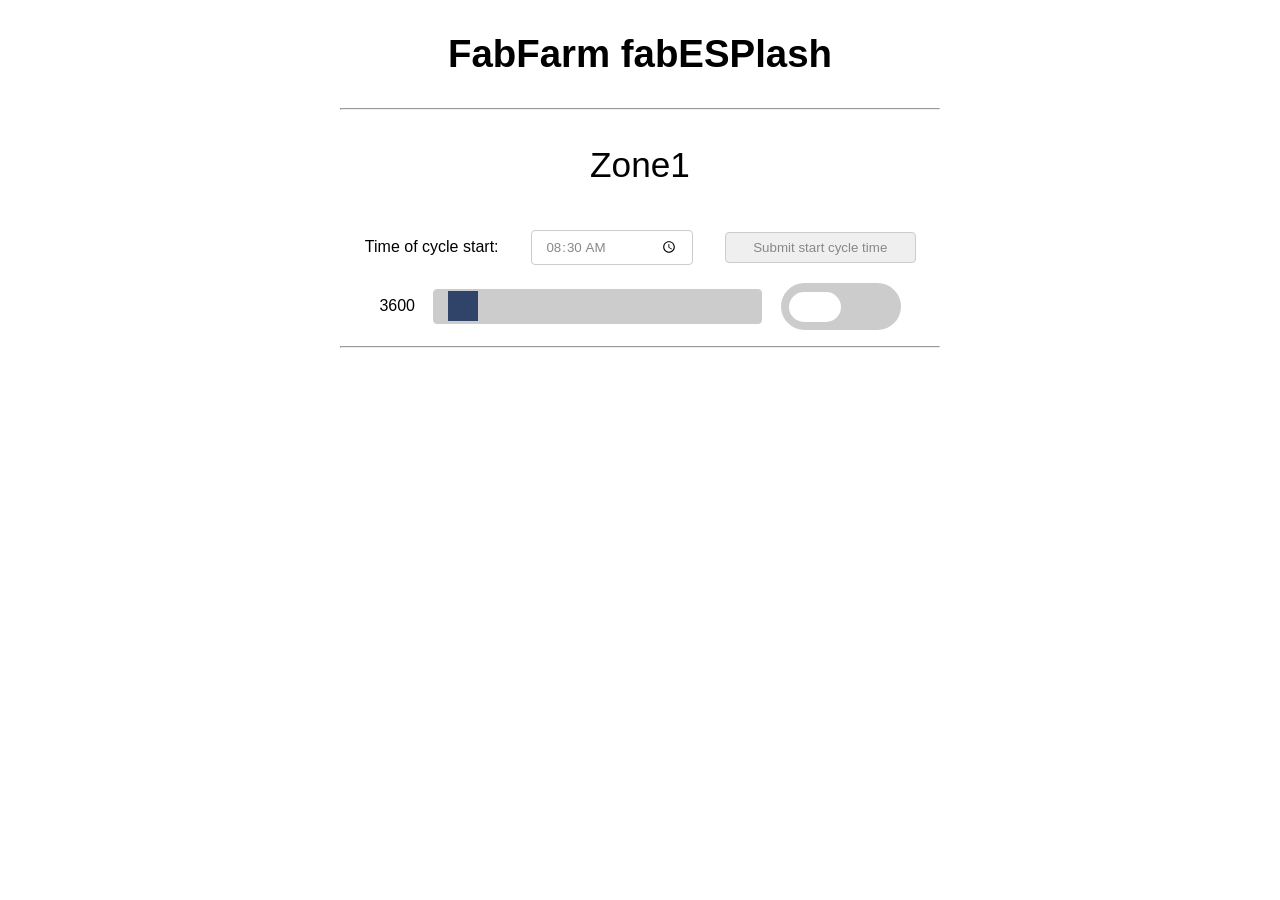
<file: test/index.html>
<!DOCTYPE HTML>
<html>

<head>
    <meta name="viewport" content="width=device-width, initial-scale=1">
    <title>ESP Web Server</title>
    <style>
        html {
            font-family: Arial;
            display: inline-block;
            text-align: center;
        }

        h2 {
            font-size: 2.4rem;
        }

        p {

            font-size: 2.2rem;
        }

        body {
            max-width: 600px;
            margin: 0px auto;
            padding-bottom: 25px;
        }

        table {
            width: 100%;
            max-width: 600px;
        }

        input {
            border: 1px solid #ccc;
            color: #888;
            margin: 0.5em;
            vertical-align: middle;
            outline: 0;
            padding: 0.5em 1em;
            border-radius: 4px;
            width: calc(100% - 3em - 2px);
            font-family: sans-serif;
        }

        #output {
            background: lightyellow;
            padding: 10px;
            border: 1px solid tan;
            margin: 0 0 10px 0;
        }

        .switch {
            line-height: 47px;
            vertical-align: middle;
            display: inline-block;
            position: relative;
            width: 120px;
            height: 47px
        }

        .switch input {
            display: none
        }

        .slider {

            position: absolute;
            top: 0;
            left: 0;
            right: 0;
            bottom: 0;
            background-color: #ccc;
            border-radius: 34px
        }

        .slider:before {
            position: absolute;
            content: "";
            height: 30px;
            width: 52px;
            left: 8px;
            bottom: 8px;
            background-color: #fff;
            -webkit-transition: .4s;
            transition: .4s;
            border-radius: 68px
        }

        input:checked+.slider {
            background-color: #2196F3
        }

        input:checked+.slider:before {
            -webkit-transform: translateX(52px);
            -ms-transform: translateX(52px);
            transform: translateX(52px)
        }

        .slider2 {
            -webkit-appearance: none;
            margin: 14px;
            width: 300px;
            height: 20px;
            background: #ccc;
            outline: none;
            -webkit-transition: .2s;
            transition: opacity .2s;
        }

        .slider2::-webkit-slider-thumb {
            -webkit-appearance: none;
            appearance: none;
            width: 30px;
            height: 30px;
            background: #2f4468;
            cursor: pointer;
        }

        .slider2::-moz-range-thumb {
            width: 30px;
            height: 30px;
            background: #2f4468;
            cursor: pointer;
        }

    </style>
</head>

<body>
    <h2>FabFarm fabESPlash</h2>
    <hr>
    <p>Zone1</p>
    <table class="datetime-tool">
        <tr><form action="some c code">
            <td><label for="time">Time of cycle start:</label></td>
            <td><input type="time" id="appt" name="appt" required value="08:30" /></td>
            <td><input type="submit" value="Submit start cycle time"></td>
            </form>
        </tr>
    </table>
    <div>
        <span id="timerValue">3600</span>
        <span class=""><input type="range" onchange="updateSliderTimer(this)" id="timerSlider" min="0" max="3600" value="10" step="60" class="slider2"></span>
        <span class="w3-hide-small"><label class="switch"><input type="checkbox" onchange="toggleCheckbox(this)" id="output"><span class="slider"></span></label></span>
    </div>
    <hr>
    <script>
        function toggleCheckbox(element) {
            var sliderValue = document.getElementById("timerSlider").value;
            var xhr = new XMLHttpRequest();
            if (element.checked) {
                xhr.open("GET", "/update?state=1", true);
                xhr.send();
                var count = sliderValue,
                    timer = setInterval(function() {
                        count--;
                        document.getElementById("timerValue").innerHTML = count;
                        if (count == 0) {
                            clearInterval(timer);
                            document.getElementById("timerValue").innerHTML = document.getElementById("timerSlider").value;
                        }
                    }, 1000);
                sliderValue = sliderValue * 1000;
                setTimeout(function() {
                    xhr.open("GET", "/update?state=0", true);
                    document.getElementById(element.id).checked = false;
                    xhr.send();
                }, sliderValue);
            }
        }

        function updateSliderTimer(element) {
            var sliderValue = document.getElementById("timerSlider").value;
            document.getElementById("timerValue").innerHTML = sliderValue;
            var xhr = new XMLHttpRequest();
            xhr.open("GET", "/slider?value=" + sliderValue, true);
            xhr.send();
        }

    </script>
    <script>
        $("button").click(function() {
            var value = $(this).parent().parent().find("input").val();
            $("#output").html(value + "<br>&lt;time datetime='" + value + "'>&lt;/time>");
            console.log(value);
        });

    </script>
</body>

</html>
</file>
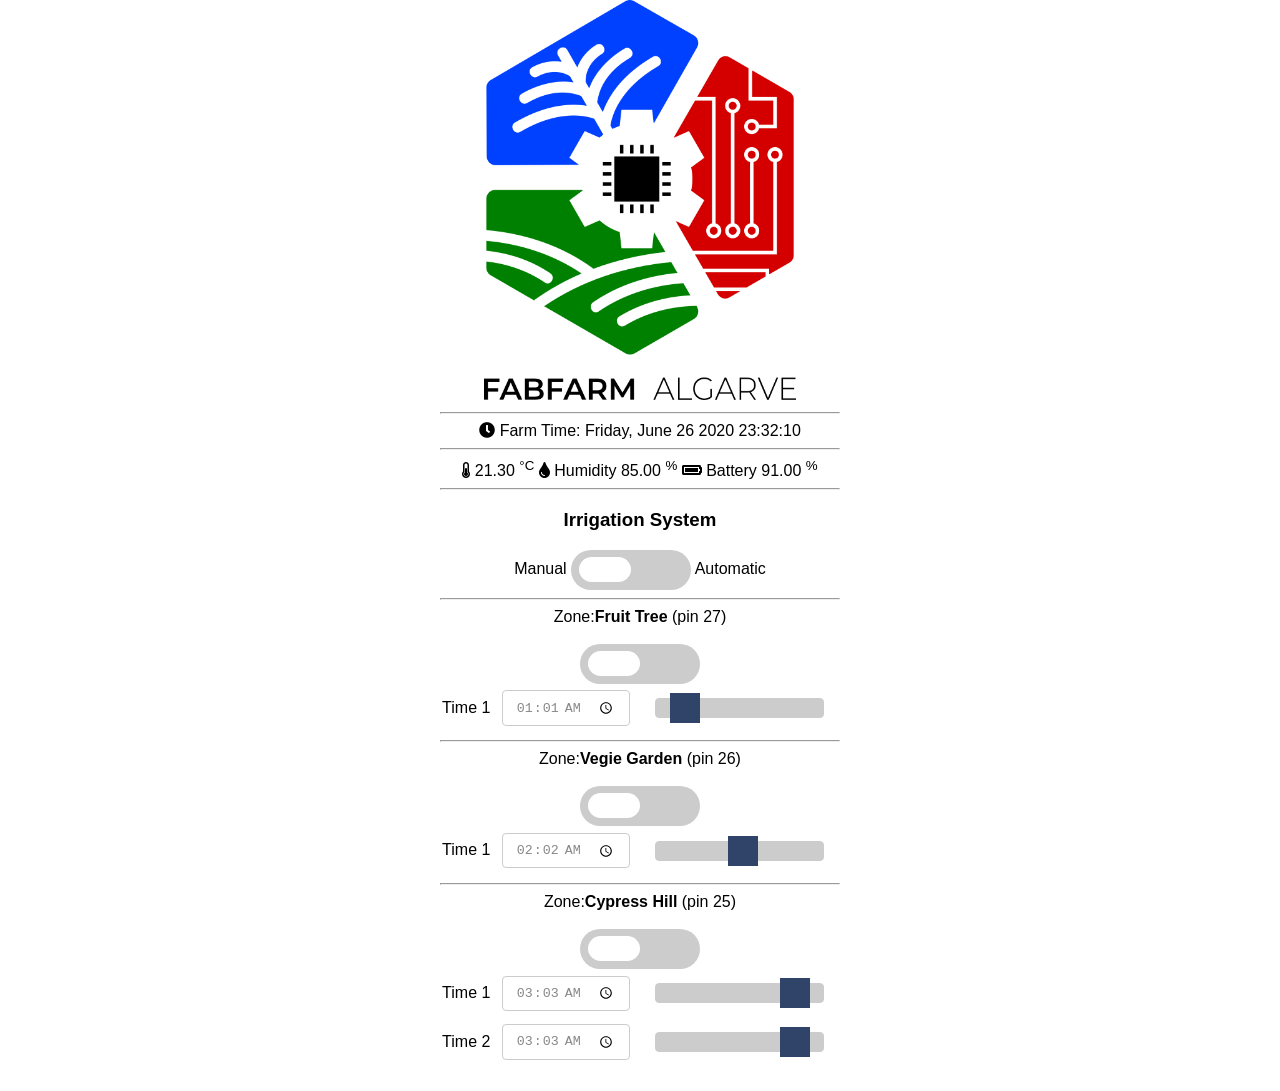
<file: src/fabfarm_irrigation/data/indexdebug.html>
<!DOCTYPE HTML>
<html>

<head>
    <meta name="viewport" content="width=device-width, initial-scale=1" />
    <meta charset="UTF-8" />
    <!-- TODO: grab fontawesomes & server locally -->
    <link rel="stylesheet" href="https://use.fontawesome.com/releases/v5.7.2/css/all.css" integrity="sha384-fnmOCqbTlWIlj8LyTjo7mOUStjsKC4pOpQbqyi7RrhN7udi9RwhKkMHpvLbHG9Sr" crossorigin="anonymous">
    <link rel="stylesheet" type="text/css" href="style.css" />
</head>
<body>
    <img src="logo.png" style="height:400px;" />
    <hr>
        <i class="fas fa-clock"></i>
        <span class="dht-labels">Farm Time:</span>
        <span id="currentTime"></span>
        <br/>
    <hr>
        <i class="fas fa-thermometer-half"></i>
        <span id="temperature" class="dht-labels">Temperature</span>
        <sup class="units">&deg;C</sup>
        <i class="fas fa-tint"></i>
        <span class="dht-labels">Humidity</span>
        <span id="humidity"></span>
        <sup class="units">%</sup>
        <i class="fas fa-battery-full"></i>
        <span class="dht-labels">Battery</span>
        <span id="batLevel"></span>
        <sup class="units">%</sup>
    <hr/>
    <h3>Irrigation System</h3>
    <div id="main"></div>
</body>
<script>
    // keep global json object - we'll update this on element change
    var jsonData; 

    // gets called anytime anything changes
    function update(obj) {
        jsonData.data.isScheduleMode = document.getElementById("jasonData.data.isScheduleMode").checked ? 1 : 0;
        console.log(document.getElementById("jasonData.data.isScheduleMode"));
        for(var i = 0; i < jsonData.relays.length; i++) { 
            jsonData.relays[i].isEnabled = document.getElementById(`jsonData.relays[${i}].isEnabled`).checked ? 1 : 0;
            for(j = 0; j < jsonData.relays[i].times.length; j++) {
                //first part of code parses value to the json    // second part reads from?????????
                jsonData.relays[i].times[j].duration  = parseInt(document.getElementById(`jsonData.relays[${i}].times[${j}].duration`).value);
                jsonData.relays[i].times[j].startTime = document.getElementById(`jsonData.relays[${i}].times[${j}].startTime`).value;
                //here I hack my way into separating hours and minutes into a int to the jason!
                var time = document.getElementById(`jsonData.relays[${i}].times[${j}].startTime`).value;
                var timex = (new Date(" Jan 01 2020 " + time));
                //console.log(timex);
                var hour = timex.getHours();
                var min = timex.getMinutes();
                //console.log(hour)
                //console.log(min)
                jsonData.relays[i].times[j].hour = hour;
                jsonData.relays[i].times[j].min = min;
            }
        }

        var json = JSON.stringify(jsonData);
        var xmlhttp = new XMLHttpRequest();   
        xmlhttp.open("POST", "/updateData");
        xmlhttp.setRequestHeader("Content-Type", "application/json;");
        xmlhttp.send(json);
    }

    /* Currently we load this once from the server & it's working well.
    Once we start pinging the server for updates, we'll run into the issue where this keep running over and over
    again and will keep adding elements to the page ! We need to fix this so we build the page based on the json
    and either
    a) rebuild it per ping (?)
    b) only update the relevant elements if it's already built

    Convention: the Id of html elements is the path to its value in the json. This lets us pull the values back out
                on update
    */
    
    //setInterval(function() {
        //TODO: change the above to make *1* request and get json back
    function refresh() {
        var r3 = new XMLHttpRequest();
        r3.onreadystatechange = function() {
            if (this.readyState == 4 && this.status == 200) {
                //document.getElementById("getData").innerHTML = this.responseText;
                jsonData = JSON.parse(this.responseText);
                document.getElementById("currentTime").innerText = jsonData.data.currentTime;
                document.getElementById("temperature").innerText = jsonData.data.temperature;
                document.getElementById("humidity").innerText = jsonData.data.humidity;
                document.getElementById("batLevel").innerText = jsonData.data.batLevel;

                var html = `Manual 
                        <label class="switch">
                            <input type="checkbox" ${jsonData.data.isScheduleMode ? "checked" : ""} 
                             onChange="update(this);" id="jasonData.data.isScheduleMode"/>
                            <span class="slider"></span> 
                        </label> Automatic`;

                // Build html for relays & their schedulesk
                for(var i = 0; i  < jsonData.relays.length; i++) {
                    var relay = jsonData.relays[i];
                    html += `<hr/><div>Zone:<b>${relay.name}</b> (pin ${relay.pin})</div>
                    <br>
                                <span class="w3-hide-small">
                                    <label class="switch">
                                     <input id="jsonData.relays[${i}].isEnabled" type="checkbox" ${relay.isEnabled ? "checked": ""} 
                                        onchange="update(this);"/>
                                      <span class="slider"/>
                                    </label>
                                    <!--</span> On (1) / Off (0) = ${relay.isRunning}-->`;
                    // Build list of schedules for this relay
                    for(var j = 0; j < relay.times.length; j++) {
                        time = relay.times[j];
                        var times = `<div style="width:100px;"></div> 
                                    <label for="time"></label>
                                        <div>
                                            <span>Time ${j+1}</span>
                                            <input id="jsonData.relays[${i}].times[${j}].startTime" type="time" style="width:100px;" 
                                                    onChange="update(this);" 
                                                    required value="${time.startTime}" />
                                            <input id="jsonData.relays[${i}].times[${j}].duration" type="range" onChange="update(this);" 
                                                    min="0" max="60" value="${time.duration}" step="1" class="slider2">
                                        </div>
                                        `;
                        html += times;
                    }
                }                    

                var main = document.getElementById("main");
                main.innerHTML = html; //this will REBUILD the page per ping (?)

            };
        }; 

        //r3.open("GET", "/getData", true);
        r3.timeout = 2000;
        r3.ontimeout = function(e) {
            // retry
            refresh();
        };
        // for testing:
        r3.open("GET", "sample.json", true);
        r3.send();
    }

    refresh();

    //}, 10000);


</script>

</html>
</file>
<file: src/fabfarm_irrigation/data/style.css>
html {
    font-family: Arial;
    display: inline-block;
    text-align: center;
  }
  
  h2 {
    font-size: 2.2rem;
  }
  
  p {
  
    font-size: 2rem;
  }
  
  body {
    max-width: 400px;
    margin: 0px auto;
    padding-bottom: 25px;
  }
  
  table {
    width: 100%;
  }
  
  input {
    border: 1px solid #ccc;
    color: #888;
    margin: 0.5em;
    vertical-align: middle;
    outline: 0;
    padding: 0.5em 1em;
    border-radius: 4px;
    width: calc(100% - 3em - 2px);
  }
  
  #output {
    background: lightyellow;
    padding: 10px;
    border: 1px solid tan;
    margin: 0 0 10px 0;
  }
  
  .switch {
    line-height: 47px;
    vertical-align: middle;
    display: inline-block;
    position: relative;
    width: 120px;
    height: 40px
  }
  
  .switch input {
    display: none
  }
  
  .switch_2 {
    line-height: 47px;
    vertical-align: middle;
    display: inline-block;
    position: relative;
    width: 220px;
    height: 40px
  }
  
  .switch_2 input {
    display: none
  }
  
  .slider_0 {
  
    position: absolute;
    top: 0;
    left: 0;
    right: 0;
    bottom: 0;
    background-color: #ccc;
    border-radius: 30px
  }
  
  .slider_0:before {
    position: absolute;
    content: "";
    height: 25px;
    width: 52px;
    left: 8px;
    bottom: 8px;
    background-color: #fff;
    -webkit-transition: .4s;
    transition: .4s;
    border-radius: 68px
  }
  
  
  .slider {
  
    position: absolute;
    top: 0;
    left: 0;
    right: 0;
    bottom: 0;
    background-color: #ccc;
    border-radius: 30px
  }
  
  .slider:before {
    position: absolute;
    content: "";
    height: 25px;
    width: 52px;
    left: 8px;
    bottom: 8px;
    background-color: #fff;
    -webkit-transition: .4s;
    transition: .4s;
    border-radius: 68px
  }
  
  input:checked+.slider {
    background-color: #2196F3
  }
  
  input:checked+.slider:before {
    -webkit-transform: translateX(52px);
    -ms-transform: translateX(52px);
    transform: translateX(52px)
  }
  
  .slider2 {
    -webkit-appearance: none;
    margin: 14px;
    width: 140px;
    height: 5px;
    background: #ccc;
    outline: none;
    -webkit-transition: .2s;
    transition: opacity .2s;
  }
  
  .slider2::-webkit-slider-thumb {
    -webkit-appearance: none;
    appearance: none;
    width: 30px;
    height: 30px;
    background: #2f4468;
    cursor: pointer;
  }
  
  .slider2::-moz-range-thumb {
    width: 30px;
    height: 30px;
    background: #2f4468;
    cursor: pointer;
  }
</file>
